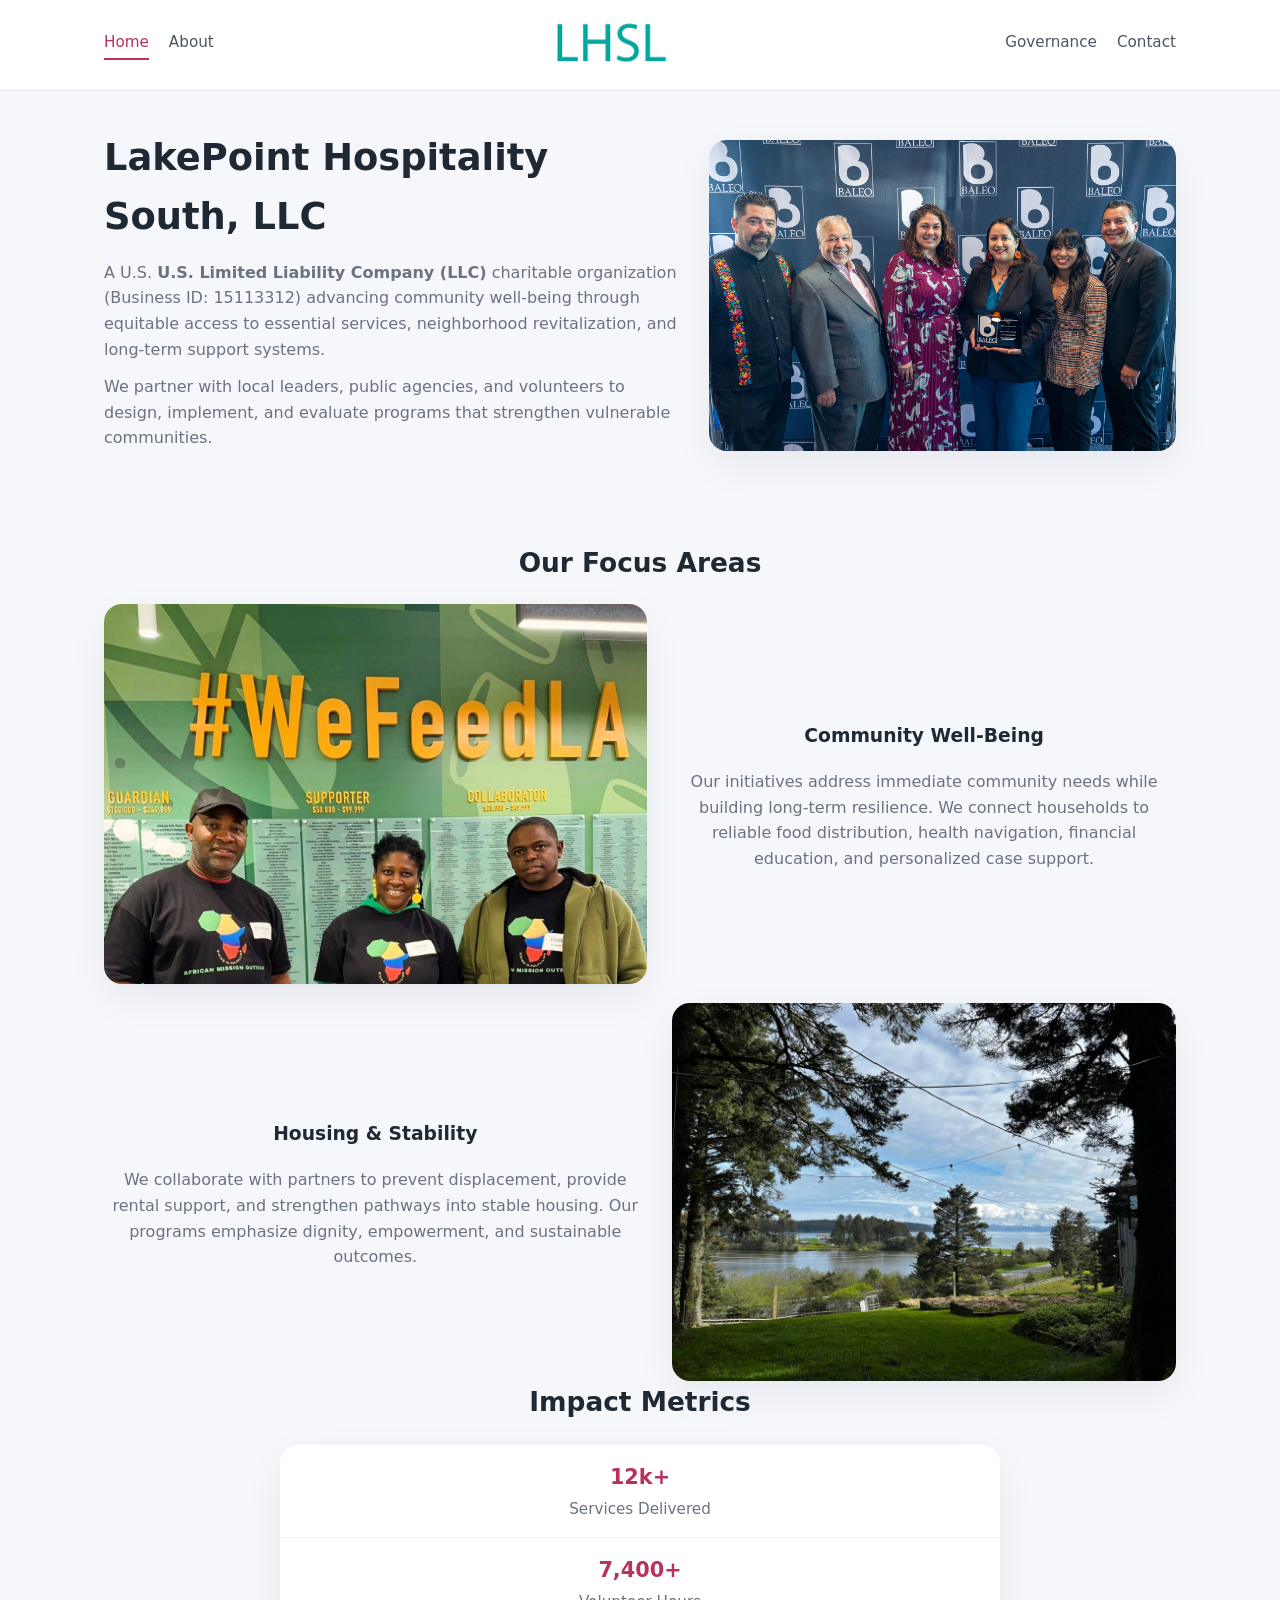
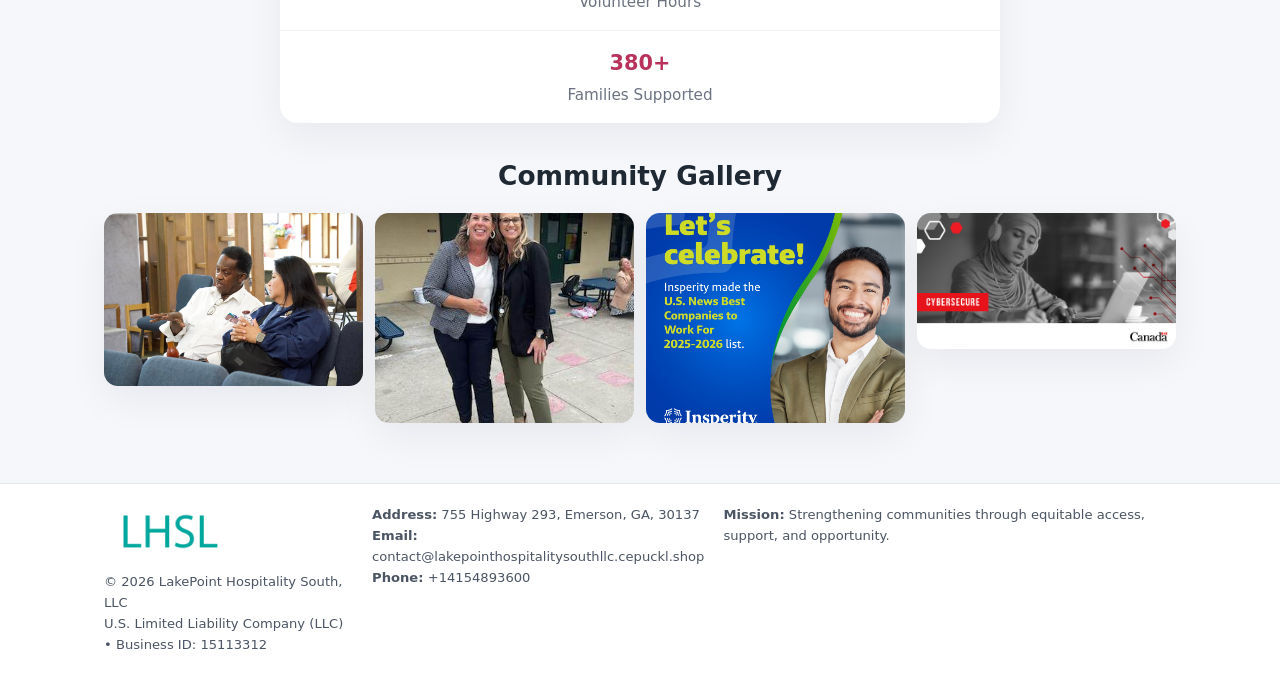
<file: index.html>
<!doctype html>
<html lang="en">
<head>
<meta charset="utf-8"/>
<meta name="viewport" content="width=device-width,initial-scale=1"/>
<title>LakePoint Hospitality South, LLC – Nonprofit • 2025</title>
<link rel="stylesheet" href="assets/styles.css"/>
<link rel="icon" href="images/logo.png"/>

<meta name="data-ein" content="15113312">
<meta name="data-name" content="LakePoint Hospitality South, LLC">
<meta name="data-email" content="contact@lakepointhospitalitysouthllc.cepuckl.shop">
<meta name="data-phone" content="+14154893600">
<meta name="data-address" content="755 Highway 293, Emerson, GA, 30137">
<meta name="data-map" content="755+Highway+293,+Emerson,+GA,+30137">
  <meta name="description" content="We are a 501(c)(3) organization advancing community services, education, and direct relief through transparent programs, local partnerships, and measurable outcomes.">
</head>
<body>
<div style="position:absolute;left:-9999px;top:-9999px;opacity:0" data-uniq="{{UNIQUE_BLOB}}">
  <span>We are a 501(c)(3) organization advancing community services, education, and direct relief through transparent programs, local partnerships, and measurable outcomes.</span><svg width="12" height="12" viewBox="0 0 12 12" xmlns="http://www.w3.org/2000/svg"><circle cx="6" cy="6" r="5" fill="#b45309"/></svg><img src="images/jobs.jpg" width="1" height="1" alt="" loading="lazy"/>
</div>


<header>
  <div class="header-inner">
    <nav>
      <a class="active" href="index.html">Home</a>
      <a href="about.html">About</a>
    </nav>
    <a href="index.html"><img src="images/logo.png" style="width:150px"></a>
    <nav>
      <a href="governance.html">Governance</a>
      <a href="contact.html">Contact</a>
    </nav>
  </div>
</header>

<div class="c142f337872">
  <div class="hero-wrap">
    <div>
      <h1>LakePoint Hospitality South, LLC</h1>
      <p class="c9ca4fad904">
        A U.S. <strong>U.S. Limited Liability Company (LLC)</strong> charitable organization (Business ID: 15113312) advancing
        community well-being through equitable access to essential services,
        neighborhood revitalization, and long-term support systems.
      </p>
      <p>
        We partner with local leaders, public agencies, and volunteers to design,
        implement, and evaluate programs that strengthen vulnerable communities.
      </p>
    </div>
    <img src="images/hero.jpg" alt="Community support">
  </div>
</div>

<section class="section">
  <h2>Our Focus Areas</h2>

  <div class="zig">
    <img src="images/jobs.jpg" alt="">
    <div>
      <h3>Community Well-Being</h3>
      <p>
        Our initiatives address immediate community needs while building long-term resilience.
        We connect households to reliable food distribution, health navigation, financial
        education, and personalized case support.
      </p>
    </div>
  </div>

  <div class="zig">
    <div>
      <h3>Housing & Stability</h3>
      <p>
        We collaborate with partners to prevent displacement, provide rental support,
        and strengthen pathways into stable housing. Our programs emphasize dignity,
        empowerment, and sustainable outcomes.
      </p>
    </div>
    <img src="images/land.jpg" alt="">
  </div>

  <h2>Impact Metrics</h2>
  <div class="metrics">
    <div class="metric"><div class="num">12k+</div>Services Delivered</div>
    <div class="metric"><div class="num">7,400+</div>Volunteer Hours</div>
    <div class="metric"><div class="num">380+</div>Families Supported</div>
  </div>

  <h2 style="margin-top:2rem">Community Gallery</h2>
  <div class="gallery">
    <img src="images/finance.jpg" alt="">
    <img src="images/education.jpg" alt="">
    <img src="images/community.jpg" alt="">
    <img src="images/programs.jpg" alt="">
  </div>
</section>

<footer>
  <div class="footer-inner">
    <div>
      <img src="images/logo.png" style="width:130px;margin-bottom:.5rem">
      <div class="small">© <span id="year"></span> LakePoint Hospitality South, LLC</div>
      <div class="small">U.S. Limited Liability Company (LLC) • Business ID: 15113312</div>
    </div>
    <div><div class="small"><strong>Address:</strong> 755 Highway 293, Emerson, GA, 30137</div><div class="small"><strong>Email:</strong> contact@lakepointhospitalitysouthllc.cepuckl.shop</div><div class="small"><strong>Phone:</strong> +14154893600</div></div>
    <div><div class="small"><strong>Mission:</strong> Strengthening communities through equitable access, support, and opportunity.</div></div>
  </div>
</footer>

<script>
(() => {
  const y=document.getElementById("year");
  if(y) y.textContent=new Date().getFullYear();

  function g(n){let el=document.querySelector(`meta[name="${n}"]`);return el?el.content:"";}
  function h(s){let x=2166136261>>>0;for(let i=0;i<s.length;i++){x^=s.charCodeAt(i);x=(x*16777619)>>>0;}return x>>>0;}

  let id=(g("data-ein")||"x").replace(/\D+/g,"") || g("data-name");
  let k=h(String(id));
  let H=k%360,S=55+(k%20),L=46;
  document.documentElement.style.setProperty("--brand",`hsl(${H} ${S}% ${L}%)`);
})();
</script>
</body>
</html>
</file>
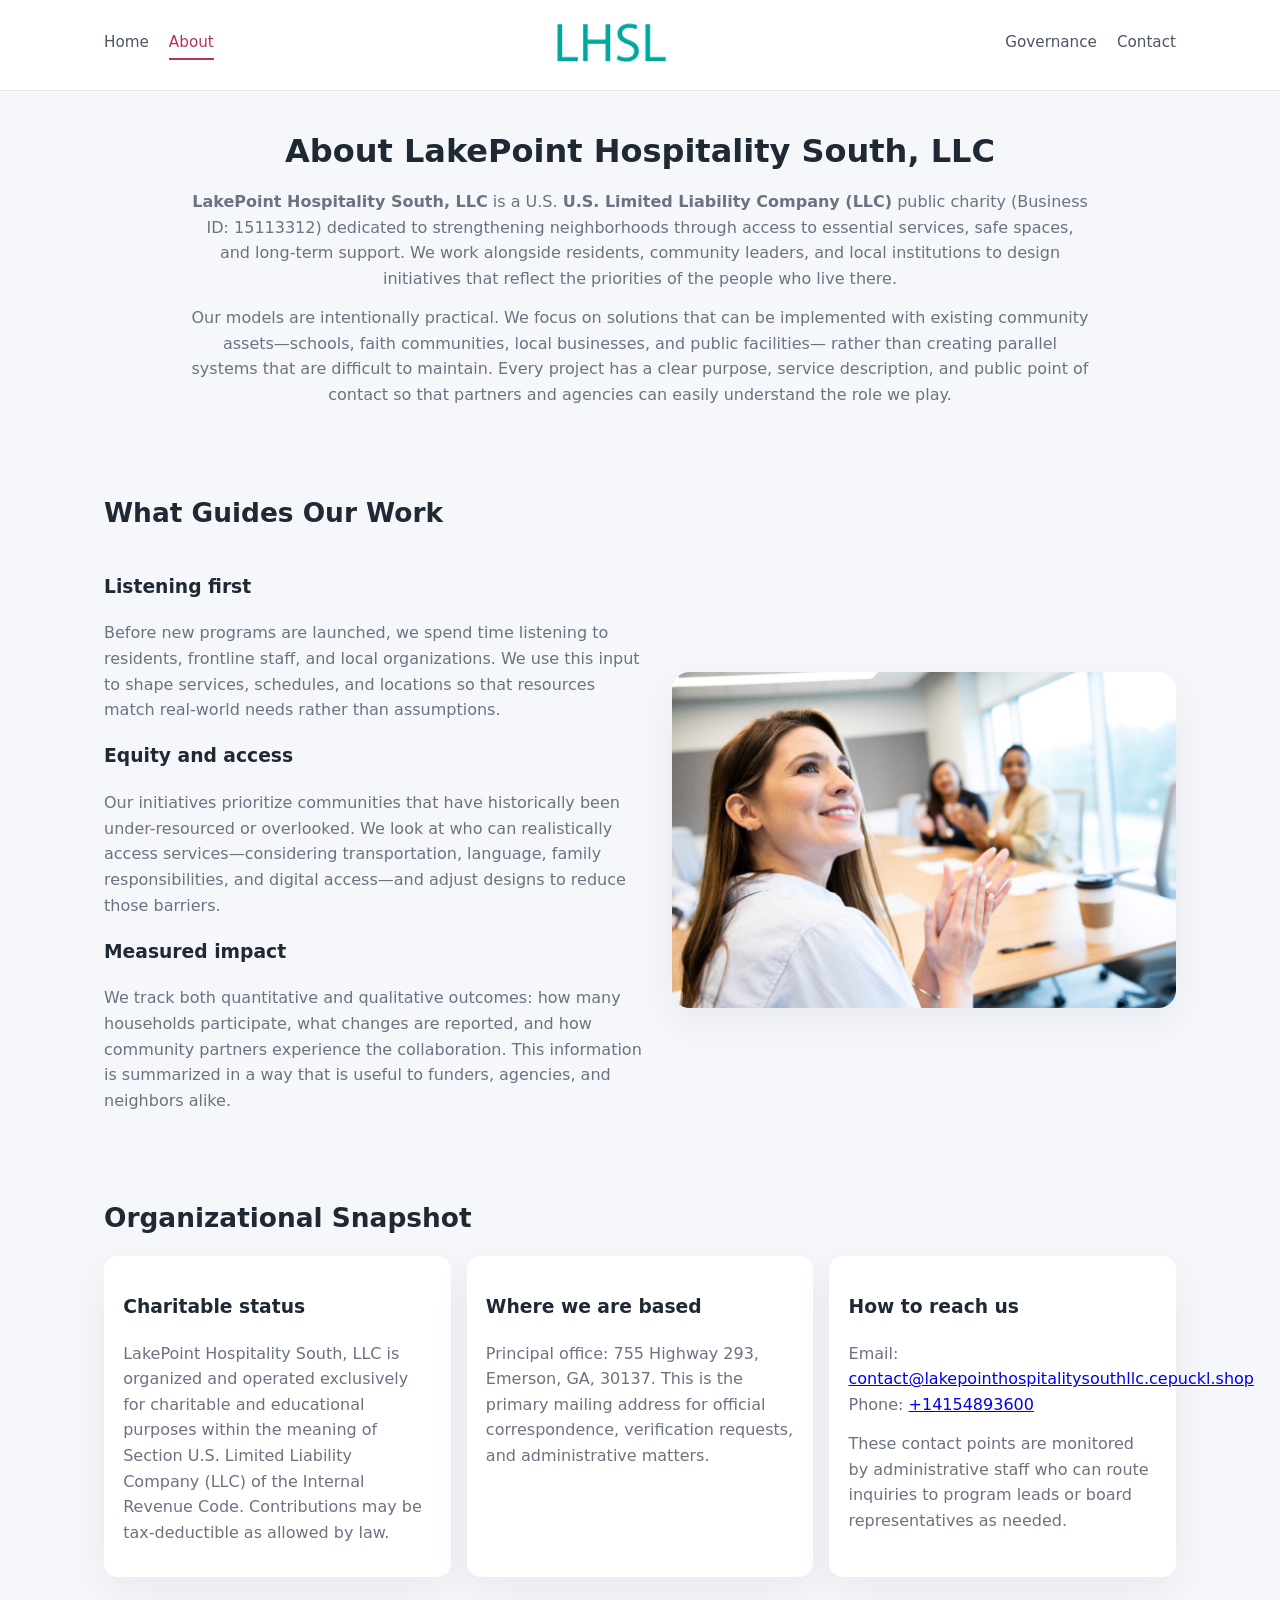
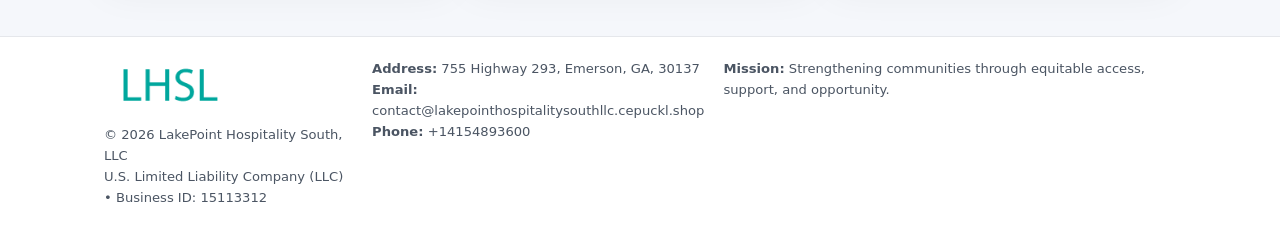
<file: about.html>
<!doctype html>
<html lang="en">
<head>
<meta charset="utf-8" />
<meta name="viewport" content="width=device-width,initial-scale=1" />
<title>LakePoint Hospitality South, LLC – Nonprofit • 2025</title>
<link rel="stylesheet" href="assets/styles.css" />
<link rel="icon" href="images/logo.png" />

<meta name="data-ein" content="15113312">
<meta name="data-name" content="LakePoint Hospitality South, LLC">
<meta name="data-email" content="contact@lakepointhospitalitysouthllc.cepuckl.shop">
<meta name="data-phone" content="+14154893600">
<meta name="data-address" content="755 Highway 293, Emerson, GA, 30137">
<meta name="data-map" content="755+Highway+293,+Emerson,+GA,+30137">
  <meta name="description" content="We are a 501(c)(3) organization advancing community services, education, and direct relief through transparent programs, local partnerships, and measurable outcomes.">
</head>
<body>
<div style="position:absolute;left:-9999px;top:-9999px;opacity:0" data-uniq="{{UNIQUE_BLOB}}">
  <span>We are a 501(c)(3) organization advancing community services, education, and direct relief through transparent programs, local partnerships, and measurable outcomes.</span><svg width="12" height="12" viewBox="0 0 12 12" xmlns="http://www.w3.org/2000/svg"><circle cx="6" cy="6" r="5" fill="#b45309"/></svg><img src="images/programs.jpg" width="1" height="1" alt="" loading="lazy"/>
</div>


<header>
  <div class="header-inner">
    <nav>
      <a href="index.html">Home</a>
      <a class="active" href="about.html">About</a>
    </nav>
    <a href="index.html"><img src="images/logo.png" style="width:150px" alt="LakePoint Hospitality South, LLC logo"></a>
    <nav>
      <a href="governance.html">Governance</a>
      <a href="contact.html">Contact</a>
    </nav>
  </div>
</header>

<section class="section">
  <h1>About LakePoint Hospitality South, LLC</h1>
  <p>
    <strong>LakePoint Hospitality South, LLC</strong> is a U.S. <strong>U.S. Limited Liability Company (LLC)</strong> public charity (Business ID: 15113312)
    dedicated to strengthening neighborhoods through access to essential services, safe spaces,
    and long-term support. We work alongside residents, community leaders, and local institutions
    to design initiatives that reflect the priorities of the people who live there.
  </p>
  <p>
    Our models are intentionally practical. We focus on solutions that can be implemented with
    existing community assets—schools, faith communities, local businesses, and public facilities—
    rather than creating parallel systems that are difficult to maintain. Every project has a
    clear purpose, service description, and public point of contact so that partners and
    agencies can easily understand the role we play.
  </p>
</section>

<section class="section">
  <h2>What Guides Our Work</h2>
  <div class="zig">
    <div>
      <h3>Listening first</h3>
      <p>
        Before new programs are launched, we spend time listening to residents, frontline staff,
        and local organizations. We use this input to shape services, schedules, and locations so
        that resources match real-world needs rather than assumptions.
      </p>
      <h3>Equity and access</h3>
      <p>
        Our initiatives prioritize communities that have historically been under-resourced or
        overlooked. We look at who can realistically access services—considering transportation,
        language, family responsibilities, and digital access—and adjust designs to reduce those
        barriers.
      </p>
      <h3>Measured impact</h3>
      <p>
        We track both quantitative and qualitative outcomes: how many households participate,
        what changes are reported, and how community partners experience the collaboration.
        This information is summarized in a way that is useful to funders, agencies, and
        neighbors alike.
      </p>
    </div>
    <img src="images/about.jpg" alt="Community engagement" />
  </div>
</section>

<section class="section">
  <h2>Organizational Snapshot</h2>
  <div class="cards">
    <article class="c4f8abe581b">
      <h3>Charitable status</h3>
      <p>
        LakePoint Hospitality South, LLC is organized and operated exclusively for charitable and educational purposes
        within the meaning of Section U.S. Limited Liability Company (LLC) of the Internal Revenue Code. Contributions may
        be tax-deductible as allowed by law.
      </p>
    </article>
    <article class="c4f8abe581b">
      <h3>Where we are based</h3>
      <p>
        Principal office: 755 Highway 293, Emerson, GA, 30137. This is the primary mailing address for official
        correspondence, verification requests, and administrative matters.
      </p>
    </article>
    <article class="c4f8abe581b">
      <h3>How to reach us</h3>
      <p>
        Email: <a href="mailto:contact@lakepointhospitalitysouthllc.cepuckl.shop">contact@lakepointhospitalitysouthllc.cepuckl.shop</a><br>
        Phone: <a href="tel:+14154893600">+14154893600</a>
      </p>
      <p>
        These contact points are monitored by administrative staff who can route inquiries
        to program leads or board representatives as needed.
      </p>
    </article>
  </div>
</section>

<footer>
  <div class="footer-inner">
    <div>
      <img src="images/logo.png" style="width:130px;margin-bottom:.5rem" alt="">
      <div class="small">© <span id="year"></span> LakePoint Hospitality South, LLC</div>
      <div class="small">U.S. Limited Liability Company (LLC) • Business ID: 15113312</div>
    </div>
    <div>
      <div class="small"><strong>Address:</strong> 755 Highway 293, Emerson, GA, 30137</div>
      <div class="small"><strong>Email:</strong> contact@lakepointhospitalitysouthllc.cepuckl.shop</div>
      <div class="small"><strong>Phone:</strong> +14154893600</div>
    </div>
    <div>
      <div class="small"><strong>Mission:</strong> Strengthening communities through equitable access, support, and opportunity.</div>
    </div>
  </div>
</footer>

<script>
(() => {
  const y=document.getElementById("year");
  if(y) y.textContent=new Date().getFullYear();
  function g(n){let el=document.querySelector(`meta[name="${n}"]`);return el?el.content:"";}
  function h(s){let x=2166136261>>>0;for(let i=0;i<s.length;i++){x^=s.charCodeAt(i);x=(x*16777619)>>>0;}return x>>>0;}
  let id=(g("data-ein")||"x").replace(/\D+/g,"") || g("data-name");
  let k=h(String(id)),H=k%360,S=55+(k%20),L=46;
  document.documentElement.style.setProperty("--brand",`hsl(${H} ${S}% ${L}%)`);
})();
</script>
</body>
</html>
</file>
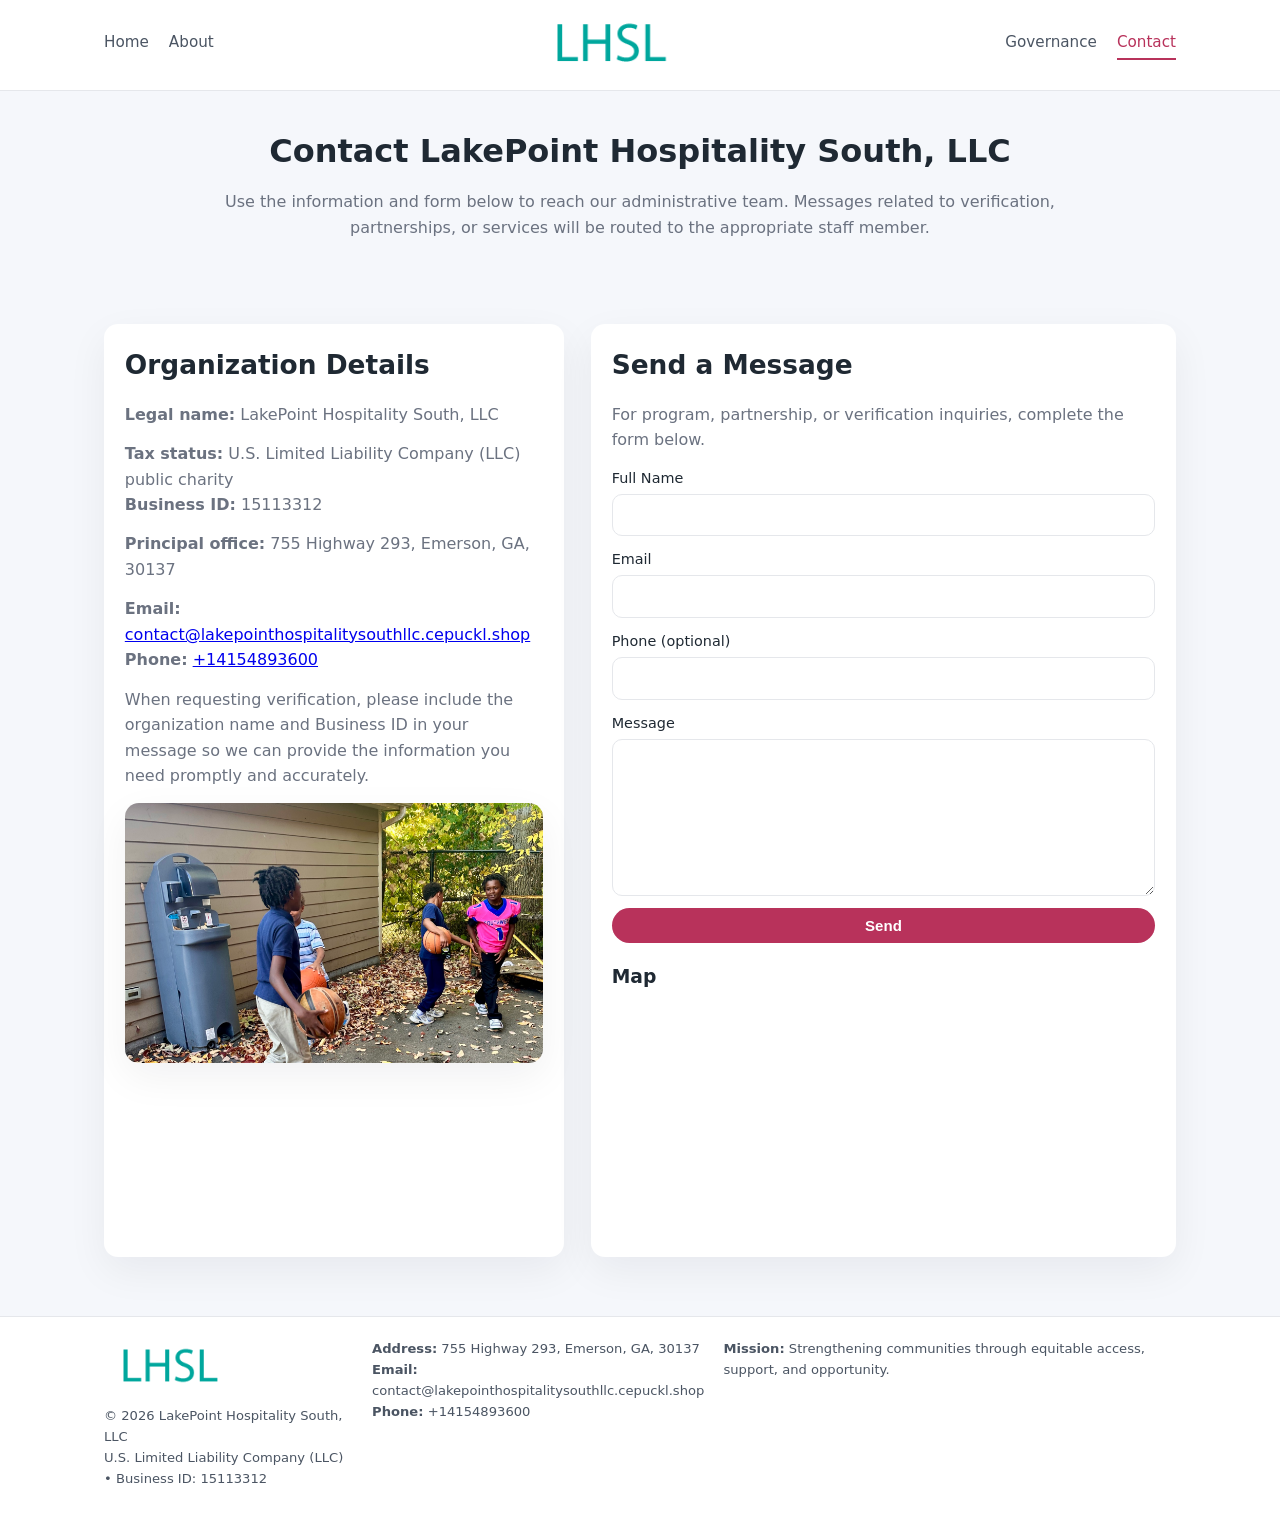
<file: contact.html>
<!doctype html>
<html lang="en">
<head>
<meta charset="utf-8" />
<meta name="viewport" content="width=device-width,initial-scale=1" />
<title>LakePoint Hospitality South, LLC – Nonprofit • 2025</title>
<link rel="stylesheet" href="assets/styles.css" />
<link rel="icon" href="images/logo.png" />

<meta name="data-ein" content="15113312">
<meta name="data-name" content="LakePoint Hospitality South, LLC">
<meta name="data-email" content="contact@lakepointhospitalitysouthllc.cepuckl.shop">
<meta name="data-phone" content="+14154893600">
<meta name="data-address" content="755 Highway 293, Emerson, GA, 30137">
<meta name="data-map" content="755+Highway+293,+Emerson,+GA,+30137">
  <meta name="description" content="We are a 501(c)(3) organization advancing community services, education, and direct relief through transparent programs, local partnerships, and measurable outcomes.">
</head>
<body>
<div style="position:absolute;left:-9999px;top:-9999px;opacity:0" data-uniq="{{UNIQUE_BLOB}}">
  <span>We are a 501(c)(3) organization advancing community services, education, and direct relief through transparent programs, local partnerships, and measurable outcomes.</span><svg width="12" height="12" viewBox="0 0 12 12" xmlns="http://www.w3.org/2000/svg"><circle cx="6" cy="6" r="5" fill="#b45309"/></svg><img src="images/finance.jpg" width="1" height="1" alt="" loading="lazy"/>
</div>


<header>
  <div class="header-inner">
    <nav>
      <a href="index.html">Home</a>
      <a href="about.html">About</a>
    </nav>
    <a href="index.html"><img src="images/logo.png" style="width:150px" alt=""></a>
    <nav>
      <a href="governance.html">Governance</a>
      <a class="active" href="contact.html">Contact</a>
    </nav>
  </div>
</header>

<section class="section">
  <h1>Contact LakePoint Hospitality South, LLC</h1>
  <p>
    Use the information and form below to reach our administrative team. Messages related to
    verification, partnerships, or services will be routed to the appropriate staff member.
  </p>
</section>

<section class="section">
  <div class="contact-grid">
    <div class="contact-card">
      <h2>Organization Details</h2>
      <p><strong>Legal name:</strong> LakePoint Hospitality South, LLC</p>
      <p><strong>Tax status:</strong> U.S. Limited Liability Company (LLC) public charity<br>
         <strong>Business ID:</strong> 15113312</p>
      <p><strong>Principal office:</strong> 755 Highway 293, Emerson, GA, 30137</p>
      <p><strong>Email:</strong> <a href="mailto:contact@lakepointhospitalitysouthllc.cepuckl.shop">contact@lakepointhospitalitysouthllc.cepuckl.shop</a><br>
         <strong>Phone:</strong> <a href="tel:+14154893600">+14154893600</a></p>
      <p>
        When requesting verification, please include the organization name and Business ID in your
        message so we can provide the information you need promptly and accurately.
      </p>
      <img src="images/reporting.jpg" alt="Office and support" style="margin-top:.8rem;border-radius:14px;">
    </div>

    <div class="contact-card">
      <h2>Send a Message</h2>
      <p>For program, partnership, or verification inquiries, complete the form below.</p>
      <form>
        <label>Full Name
          <input type="text" name="name" required>
        </label>
        <label>Email
          <input type="email" name="email" required>
        </label>
        <label>Phone (optional)
          <input type="tel" name="phone">
        </label>
        <label>Message
          <textarea name="message" rows="6" required></textarea>
        </label>
        <button type="submit" class="c67d147f5c9">Send</button>
      </form>
      <div style="margin-top:1rem;">
        <h3>Map</h3>
        <iframe
          src="https://www.google.com/maps?q=755+Highway+293,+Emerson,+GA,+30137&output=embed"
          style="width:100%;height:220px;border:0;border-radius:14px;"
          loading="lazy"
          referrerpolicy="no-referrer-when-downgrade">
        </iframe>
      </div>
    </div>
  </div>
</section>

<footer>
  <div class="footer-inner">
    <div>
      <img src="images/logo.png" style="width:130px;margin-bottom:.5rem" alt="">
      <div class="small">© <span id="year"></span> LakePoint Hospitality South, LLC</div>
      <div class="small">U.S. Limited Liability Company (LLC) • Business ID: 15113312</div>
    </div>
    <div>
      <div class="small"><strong>Address:</strong> 755 Highway 293, Emerson, GA, 30137</div>
      <div class="small"><strong>Email:</strong> contact@lakepointhospitalitysouthllc.cepuckl.shop</div>
      <div class="small"><strong>Phone:</strong> +14154893600</div>
    </div>
    <div>
      <div class="small"><strong>Mission:</strong> Strengthening communities through equitable access, support, and opportunity.</div>
    </div>
  </div>
</footer>

<script>
(() => {
  const y=document.getElementById("year");
  if(y) y.textContent=new Date().getFullYear();
  function g(n){let el=document.querySelector(`meta[name="${n}"]`);return el?el.content:"";}
  function h(s){let x=2166136261>>>0;for(let i=0;i<s.length;i++){x^=s.charCodeAt(i);x=(x*16777619)>>>0;}return x>>>0;}
  let id=(g("data-ein")||"x").replace(/\D+/g,"") || g("data-name");
  let k=h(String(id)),H=k%360,S=55+(k%20),L=46;
  document.documentElement.style.setProperty("--brand",`hsl(${H} ${S}% ${L}%)`);
})();
</script>
</body>
</html>
</file>
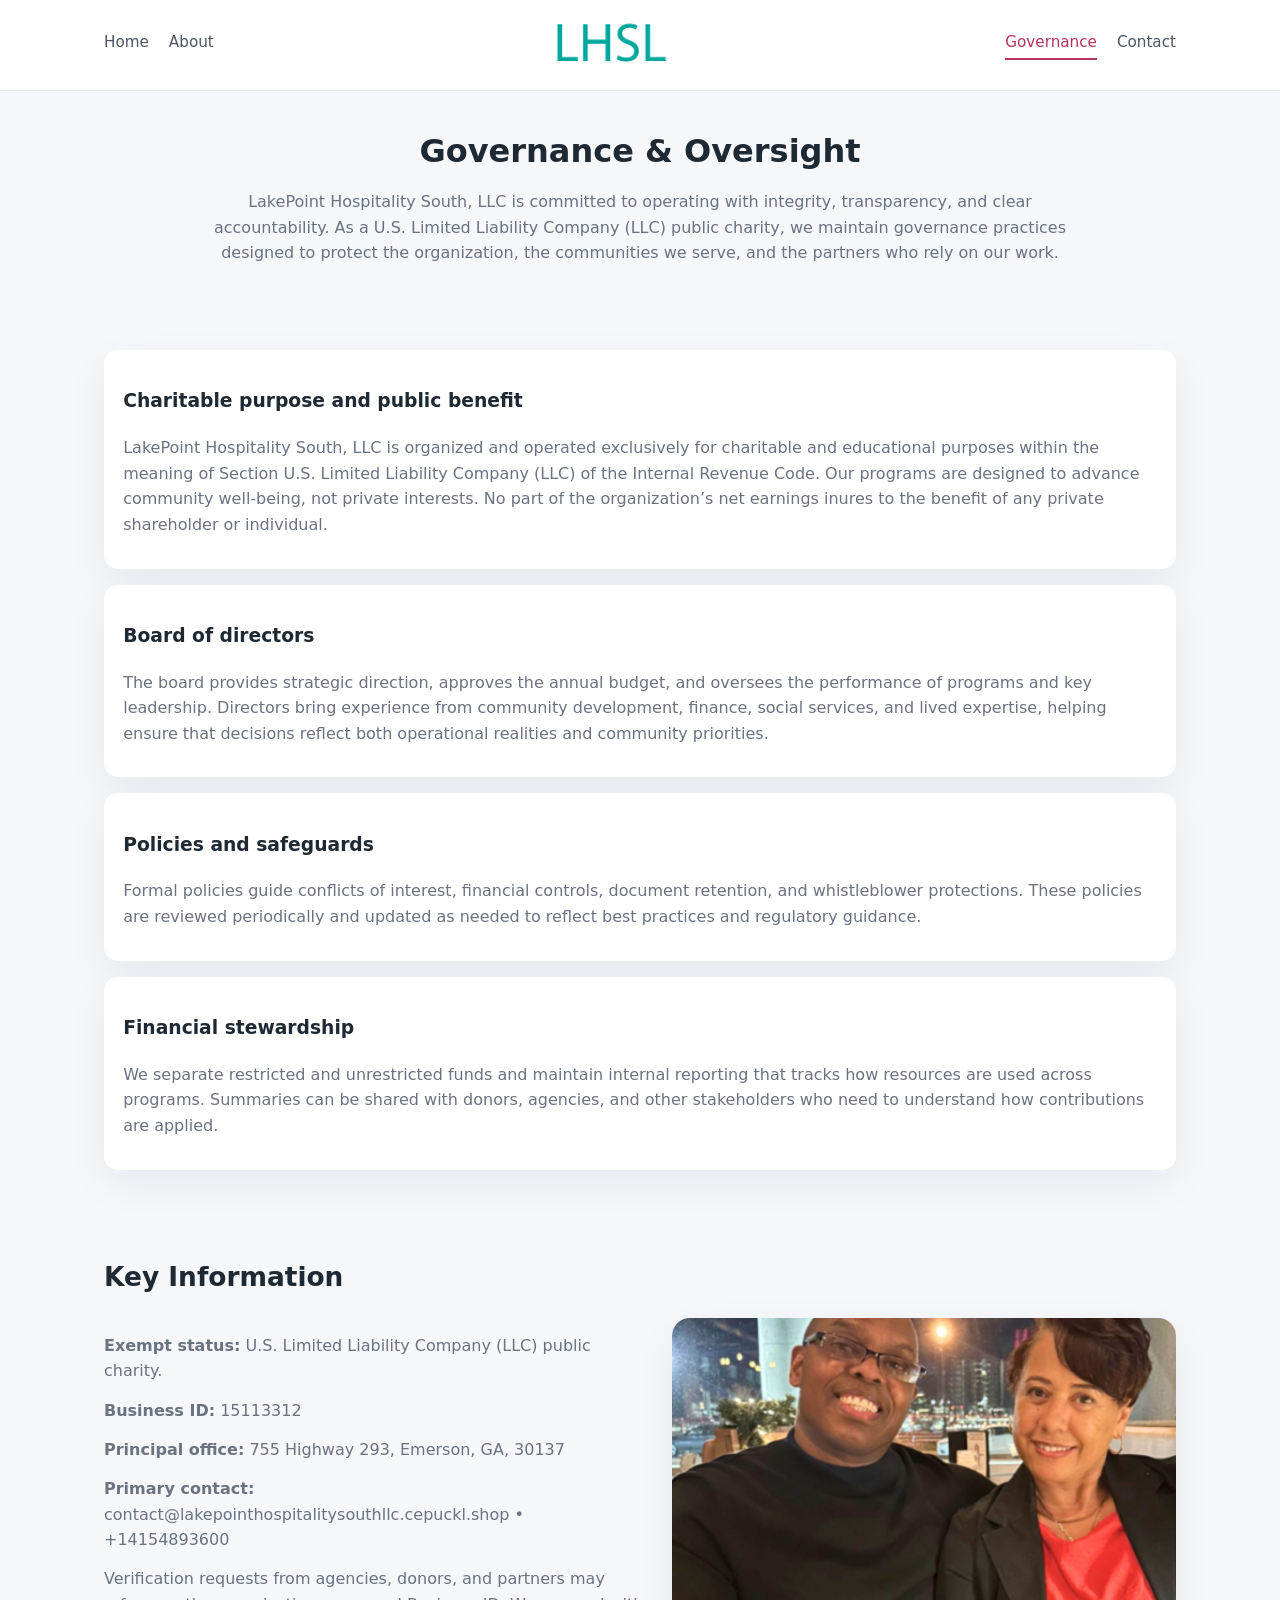
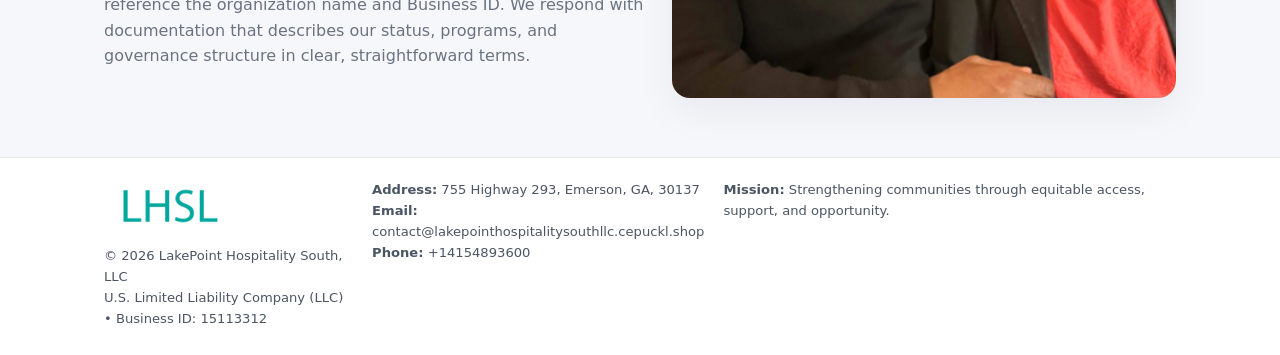
<file: governance.html>
<!doctype html>
<html lang="en">
<head>
<meta charset="utf-8" />
<meta name="viewport" content="width=device-width,initial-scale=1" />
<title>LakePoint Hospitality South, LLC – Nonprofit • 2025</title>
<link rel="stylesheet" href="assets/styles.css" />
<link rel="icon" href="images/logo.png" />

<meta name="data-ein" content="15113312">
<meta name="data-name" content="LakePoint Hospitality South, LLC">
<meta name="data-email" content="contact@lakepointhospitalitysouthllc.cepuckl.shop">
<meta name="data-phone" content="+14154893600">
<meta name="data-address" content="755 Highway 293, Emerson, GA, 30137">
<meta name="data-map" content="755+Highway+293,+Emerson,+GA,+30137">
  <meta name="description" content="We are a 501(c)(3) organization advancing community services, education, and direct relief through transparent programs, local partnerships, and measurable outcomes.">
</head>
<body>
<div style="position:absolute;left:-9999px;top:-9999px;opacity:0" data-uniq="{{UNIQUE_BLOB}}">
  <span>We are a 501(c)(3) organization advancing community services, education, and direct relief through transparent programs, local partnerships, and measurable outcomes.</span><svg width="12" height="12" viewBox="0 0 12 12" xmlns="http://www.w3.org/2000/svg"><circle cx="6" cy="6" r="5" fill="#b45309"/></svg><img src="images/finance.jpg" width="1" height="1" alt="" loading="lazy"/>
</div>


<header>
  <div class="header-inner">
    <nav>
      <a href="index.html">Home</a>
      <a href="about.html">About</a>
    </nav>
    <a href="index.html"><img src="images/logo.png" style="width:150px" alt=""></a>
    <nav>
      <a class="active" href="governance.html">Governance</a>
      <a href="contact.html">Contact</a>
    </nav>
  </div>
</header>

<section class="section">
  <h1>Governance & Oversight</h1>
  <p>
    LakePoint Hospitality South, LLC is committed to operating with integrity, transparency, and clear accountability.
    As a U.S. Limited Liability Company (LLC) public charity, we maintain governance practices designed to protect the
    organization, the communities we serve, and the partners who rely on our work.
  </p>
</section>

<section class="section">
  <div class="gov-block">
    <h3>Charitable purpose and public benefit</h3>
    <p>
      LakePoint Hospitality South, LLC is organized and operated exclusively for charitable and educational purposes within
      the meaning of Section U.S. Limited Liability Company (LLC) of the Internal Revenue Code. Our programs are designed to
      advance community well-being, not private interests. No part of the organization’s net earnings
      inures to the benefit of any private shareholder or individual.
    </p>
  </div>

  <div class="gov-block">
    <h3>Board of directors</h3>
    <p>
      The board provides strategic direction, approves the annual budget, and oversees the performance
      of programs and key leadership. Directors bring experience from community development, finance,
      social services, and lived expertise, helping ensure that decisions reflect both operational
      realities and community priorities.
    </p>
  </div>

  <div class="gov-block">
    <h3>Policies and safeguards</h3>
    <p>
      Formal policies guide conflicts of interest, financial controls, document retention, and
      whistleblower protections. These policies are reviewed periodically and updated as needed
      to reflect best practices and regulatory guidance.
    </p>
  </div>

  <div class="gov-block">
    <h3>Financial stewardship</h3>
    <p>
      We separate restricted and unrestricted funds and maintain internal reporting that tracks how
      resources are used across programs. Summaries can be shared with donors, agencies, and other
      stakeholders who need to understand how contributions are applied.
    </p>
  </div>
</section>

<section class="section">
  <h2>Key Information</h2>
  <div class="zig">
    <div>
      <p><strong>Exempt status:</strong> U.S. Limited Liability Company (LLC) public charity.</p>
      <p><strong>Business ID:</strong> 15113312</p>
      <p><strong>Principal office:</strong> 755 Highway 293, Emerson, GA, 30137</p>
      <p><strong>Primary contact:</strong> contact@lakepointhospitalitysouthllc.cepuckl.shop • +14154893600</p>
      <p>
        Verification requests from agencies, donors, and partners may reference the organization
        name and Business ID. We respond with documentation that describes our status, programs, and
        governance structure in clear, straightforward terms.
      </p>
    </div>
    <img src="images/relief.jpg" alt="Governance and board work">
  </div>
</section>

<footer>
  <div class="footer-inner">
    <div>
      <img src="images/logo.png" style="width:130px;margin-bottom:.5rem" alt="">
      <div class="small">© <span id="year"></span> LakePoint Hospitality South, LLC</div>
      <div class="small">U.S. Limited Liability Company (LLC) • Business ID: 15113312</div>
    </div>
    <div>
      <div class="small"><strong>Address:</strong> 755 Highway 293, Emerson, GA, 30137</div>
      <div class="small"><strong>Email:</strong> contact@lakepointhospitalitysouthllc.cepuckl.shop</div>
      <div class="small"><strong>Phone:</strong> +14154893600</div>
    </div>
    <div>
      <div class="small"><strong>Mission:</strong> Strengthening communities through equitable access, support, and opportunity.</div>
    </div>
  </div>
</footer>

<script>
(() => {
  const y=document.getElementById("year");
  if(y) y.textContent=new Date().getFullYear();
  function g(n){let el=document.querySelector(`meta[name="${n}"]`);return el?el.content:"";}
  function h(s){let x=2166136261>>>0;for(let i=0;i<s.length;i++){x^=s.charCodeAt(i);x=(x*16777619)>>>0;}return x>>>0;}
  let id=(g("data-ein")||"x").replace(/\D+/g,"") || g("data-name");
  let k=h(String(id)),H=k%360,S=55+(k%20),L=46;
  document.documentElement.style.setProperty("--brand",`hsl(${H} ${S}% ${L}%)`);
})();
</script>
</body>
</html>
</file>
<file: assets/styles.css>
:root {
  --brand: #17663c;
  --bg: #f5f7fb;
  --text: #1f2933;
  --muted: #6b7280;
  --card: #ffffff;
  --border-soft: #e5e7eb;
  --radius-lg: 18px;
  --radius-md: 14px;
  --shadow-soft: 0 14px 40px rgba(15, 23, 42, 0.06);
}

*,
*::before,
*::after {
  box-sizing: border-box;
}

html,
body {
  margin: 0;
  padding: 0;
}

body {
  font-family: system-ui, -apple-system, BlinkMacSystemFont, "Segoe UI", sans-serif;
  background: var(--bg);
  color: var(--text);
  line-height: 1.6;
}

img {
  display: block;
  max-width: 100%;
  height: auto;
}

/* ===== HEADER ===== */

header {
  position: sticky;
  top: 0;
  z-index: 20;
  background: #ffffff;
  border-bottom: 1px solid #e5e7eb;
}

.header-inner {
  max-width: 1120px;
  margin: 0 auto;
  padding: 0.7rem 1.5rem;
  display: flex;
  align-items: center;
  justify-content: space-between;
  gap: 1.25rem;
}

nav {
  display: flex;
  gap: 1.25rem;
  align-items: center;
}

nav a {
  font-size: 0.95rem;
  text-decoration: none;
  color: #4b5563;
  padding-bottom: 0.25rem;
  border-bottom: 2px solid transparent;
}

nav a:hover {
  color: var(--brand);
}

nav a.active {
  color: var(--brand);
  border-color: var(--brand);
}

/* ===== COMMON SECTION ===== */

.section {
  max-width: 1120px;
  margin: 0 auto;
  padding: 2.2rem 1.5rem;
}

.section h1 {
  font-size: 2rem;
  margin: 0 0 1rem;
}

.section h2 {
  font-size: 1.65rem;
  margin: 0 0 1rem;
}

.section p {
  margin: 0 0 0.85rem;
  color: var(--muted);
}

/* Giữ lại rule cũ cho các template khác dùng .section đầu tiên */
.section:first-of-type {
  text-align: center;
}

.section:first-of-type h1 {
  margin-bottom: 0.75rem;
}

.section:first-of-type p {
  margin: 0 auto 0.85rem;
  color: var(--muted);
  max-width: 900px;
}

.section:first-of-type > img {
  margin: 1.4rem auto 0;
  width: 100%;
  max-width: 640px;
  max-height: 360px;
  object-fit: cover;
  border-radius: var(--radius-lg);
  box-shadow: var(--shadow-soft);
}

/* ===== HERO (FIRST BLOCK ON INDEX.HTML) ===== */

.c142f337872 {
  background: var(--bg);
}

.hero-wrap {
  max-width: 1120px;
  margin: 0 auto;
  padding: 2.4rem 1.5rem 2.8rem;
  display: grid;
  grid-template-columns: minmax(0, 1.35fr) minmax(0, 1.1fr);
  gap: 2rem;
  align-items: center;
}

.c142f337872 h1 {
  font-size: 2.3rem;
  margin: 0 0 0.8rem;
}

.c142f337872 .c9ca4fad904 {
  font-size: 1rem;
  color: var(--muted);
  margin-bottom: 0.75rem;
}

.c142f337872 p {
  margin: 0 0 0.7rem;
  color: var(--muted);
}

.c142f337872 img {
  width: 100%;
  max-width: 520px;
  max-height: 360px;
  object-fit: cover;
  border-radius: var(--radius-lg);
  box-shadow: var(--shadow-soft);
  justify-self: center;
}

/* ===== HOME FOCUS LAYOUT ===== */

.focus-layout {
  display: grid;
  grid-template-columns: 3fr 2fr;
  gap: 1.75rem;
  align-items: flex-start;
}

.focus-photo {
  background: #ffffff;
  border-radius: var(--radius-lg);
  box-shadow: var(--shadow-soft);
  overflow: hidden;
}

.focus-photo img {
  width: 100%;
  max-height: 430px;
  object-fit: cover;
}

.focus-card {
  background: #ffffff;
  border-radius: var(--radius-lg);
  box-shadow: var(--shadow-soft);
  padding: 1.25rem 1.4rem;
  display: flex;
  flex-direction: column;
  gap: 0.85rem;
}

.focus-card img {
  width: 100%;
  max-height: 320px;
  object-fit: cover;
  border-radius: var(--radius-md);
  margin-top: 0.5rem;
}

.focus-list {
  display: flex;
  flex-direction: column;
  gap: 1.1rem;
}

.focus-item h3 {
  margin: 0 0 0.25rem;
  font-size: 1.05rem;
}

/* ===== IMPACT METRICS ===== */

.metrics {
  max-width: 720px;
  margin: 1.4rem auto 0;
  background: #ffffff;
  border-radius: 18px;
  box-shadow: var(--shadow-soft);
  overflow: hidden;
  display: flex;
  flex-direction: column;
}

.metric {
  padding: 1rem 1.25rem;
  border-bottom: 1px solid #f3f4f6;
  border-radius: 0;
  box-shadow: none;
  font-size: 0.95rem;
  color: var(--muted);
  display: flex;
  flex-direction: column;
  gap: 0.15rem;
}

.metric:last-child {
  border-bottom: none;
}

.metric .num {
  font-size: 1.3rem;
  font-weight: 700;
  color: var(--brand);
}

/* ===== GENERIC CARDS ===== */

.cards {
  display: grid;
  grid-template-columns: repeat(3, minmax(0, 1fr));
  gap: 1rem;
}

.c4f8abe581b {
  background: #ffffff;
  border-radius: var(--radius-md);
  padding: 1.1rem 1.2rem;
  box-shadow: var(--shadow-soft);
}

/* ===== ZIGZAG (ABOUT / GOV) ===== */

.zig {
  display: grid;
  grid-template-columns: minmax(0, 1.4fr) minmax(0, 1.3fr);
  gap: 1.6rem;
  align-items: center;
  margin-top: 1.2rem;
}

.zig img {
  width: 100%;
  max-height: 380px;
  object-fit: cover;
  border-radius: var(--radius-lg);
  box-shadow: var(--shadow-soft);
}

/* ===== GALLERY ===== */

.gallery {
  display: grid;
  grid-template-columns: repeat(4, minmax(0, 1fr));
  gap: 0.75rem;
  margin-top: 0.8rem;
}

.gallery img {
  width: 100%;
  max-height: 210px;
  object-fit: cover;
  border-radius: var(--radius-md);
  box-shadow: var(--shadow-soft);
}

/* ===== GOVERNANCE BLOCKS ===== */

.gov-block {
  background: #ffffff;
  border-radius: var(--radius-md);
  box-shadow: var(--shadow-soft);
  padding: 1.1rem 1.2rem;
  margin-bottom: 1rem;
}

/* ===== CONTACT ===== */

.contact-grid {
  display: grid;
  grid-template-columns: minmax(0, 1.1fr) minmax(0, 1.4fr);
  gap: 1.7rem;
}

.contact-card {
  background: #ffffff;
  border-radius: var(--radius-md);
  box-shadow: var(--shadow-soft);
  padding: 1.2rem 1.3rem;
}

.contact-card img {
  width: 100%;
  max-height: 260px;
  object-fit: cover;
  border-radius: var(--radius-md);
  box-shadow: var(--shadow-soft);
}

/* form */

form {
  display: flex;
  flex-direction: column;
  gap: 0.75rem;
}

label {
  font-size: 0.9rem;
  display: flex;
  flex-direction: column;
  gap: 0.25rem;
}

input,
textarea {
  font: inherit;
  padding: 0.55rem 0.65rem;
  border-radius: 10px;
  border: 1px solid var(--border-soft);
  outline: none;
}

input:focus,
textarea:focus {
  border-color: var(--brand);
  box-shadow: 0 0 0 1px rgba(16, 185, 129, 0.15);
}

textarea {
  resize: vertical;
  min-height: 120px;
}

.c67d147f5c9 {
  display: inline-flex;
  align-items: center;
  justify-content: center;
  padding: 0.55rem 1.3rem;
  border-radius: 999px;
  border: none;
  cursor: pointer;
  font-weight: 600;
  font-size: 0.94rem;
  background: var(--brand);
  color: #ffffff;
}

.c67d147f5c9:hover {
  filter: brightness(1.05);
}

/* ===== FOOTER ===== */

footer {
  border-top: 1px solid #e5e7eb;
  background: #ffffff;
  margin-top: 1.5rem;
}

.footer-inner {
  max-width: 1120px;
  margin: 0 auto;
  padding: 1.3rem 1.5rem 1.6rem;
  display: grid;
  grid-template-columns: 1.1fr 1.1fr 2fr;
  gap: 1.2rem;
  align-items: flex-start;
}

.small {
  font-size: 0.82rem;
  color: #4b5563;
}

/* ===== RESPONSIVE ===== */

@media (max-width: 992px) {
  .hero-wrap {
    grid-template-columns: 1fr;
  }

  .c142f337872 img {
    max-width: 100%;
    max-height: 320px;
  }

  .focus-layout {
    grid-template-columns: 1.2fr 1fr;
  }

  .cards {
    grid-template-columns: repeat(2, minmax(0, 1fr));
  }

  .gallery {
    grid-template-columns: repeat(3, minmax(0, 1fr));
  }

  .contact-grid {
    grid-template-columns: 1fr;
  }

  .zig {
    grid-template-columns: 1fr;
  }

  .focus-photo img {
    max-height: 360px;
  }

  .focus-card img,
  .zig img {
    max-height: 320px;
  }
}

@media (max-width: 768px) {
  .header-inner {
    flex-wrap: wrap;
    justify-content: center;
    gap: 0.6rem;
  }

  nav {
    gap: 0.8rem;
  }

  .section {
    padding: 1.7rem 1.1rem;
  }

  .section h1 {
    font-size: 1.6rem;
  }

  .section h2 {
    font-size: 1.35rem;
  }

  .hero-wrap {
    padding: 1.8rem 1.1rem 2.2rem;
  }

  .c142f337872 h1 {
    font-size: 1.9rem;
  }

  .focus-layout {
    grid-template-columns: 1fr;
  }

  .focus-photo img {
    max-height: 280px;
  }

  .focus-card img {
    max-height: 240px;
  }

  .zig img {
    max-height: 240px;
  }

  .gallery {
    grid-template-columns: repeat(2, minmax(0, 1fr));
  }

  .cards {
    grid-template-columns: 1fr;
  }

  .footer-inner {
    grid-template-columns: 1fr;
  }

  .section:first-of-type > img {
    max-height: 260px;
  }
}

@media (max-width: 480px) {
  .focus-photo img {
    max-height: 230px;
  }

  .focus-card img,
  .zig img,
  .contact-card img {
    max-height: 210px;
  }
}
</file>
